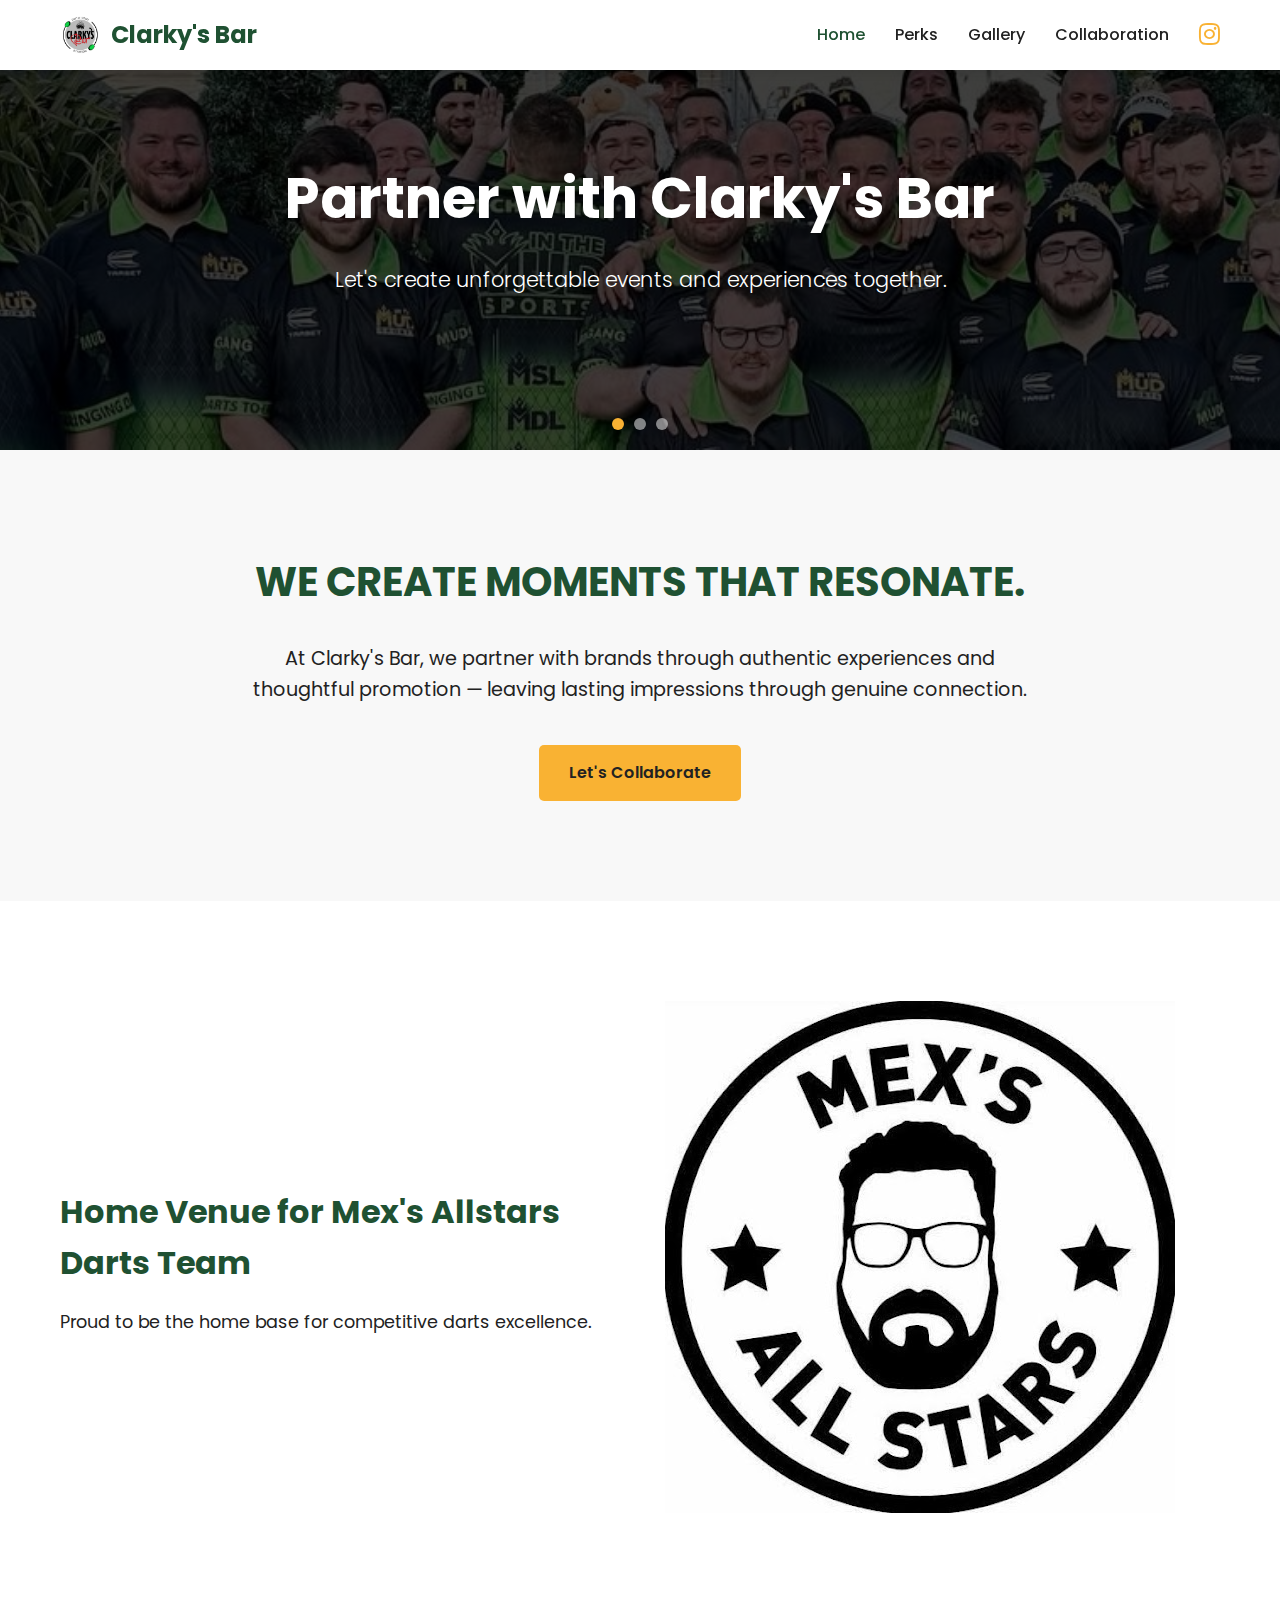
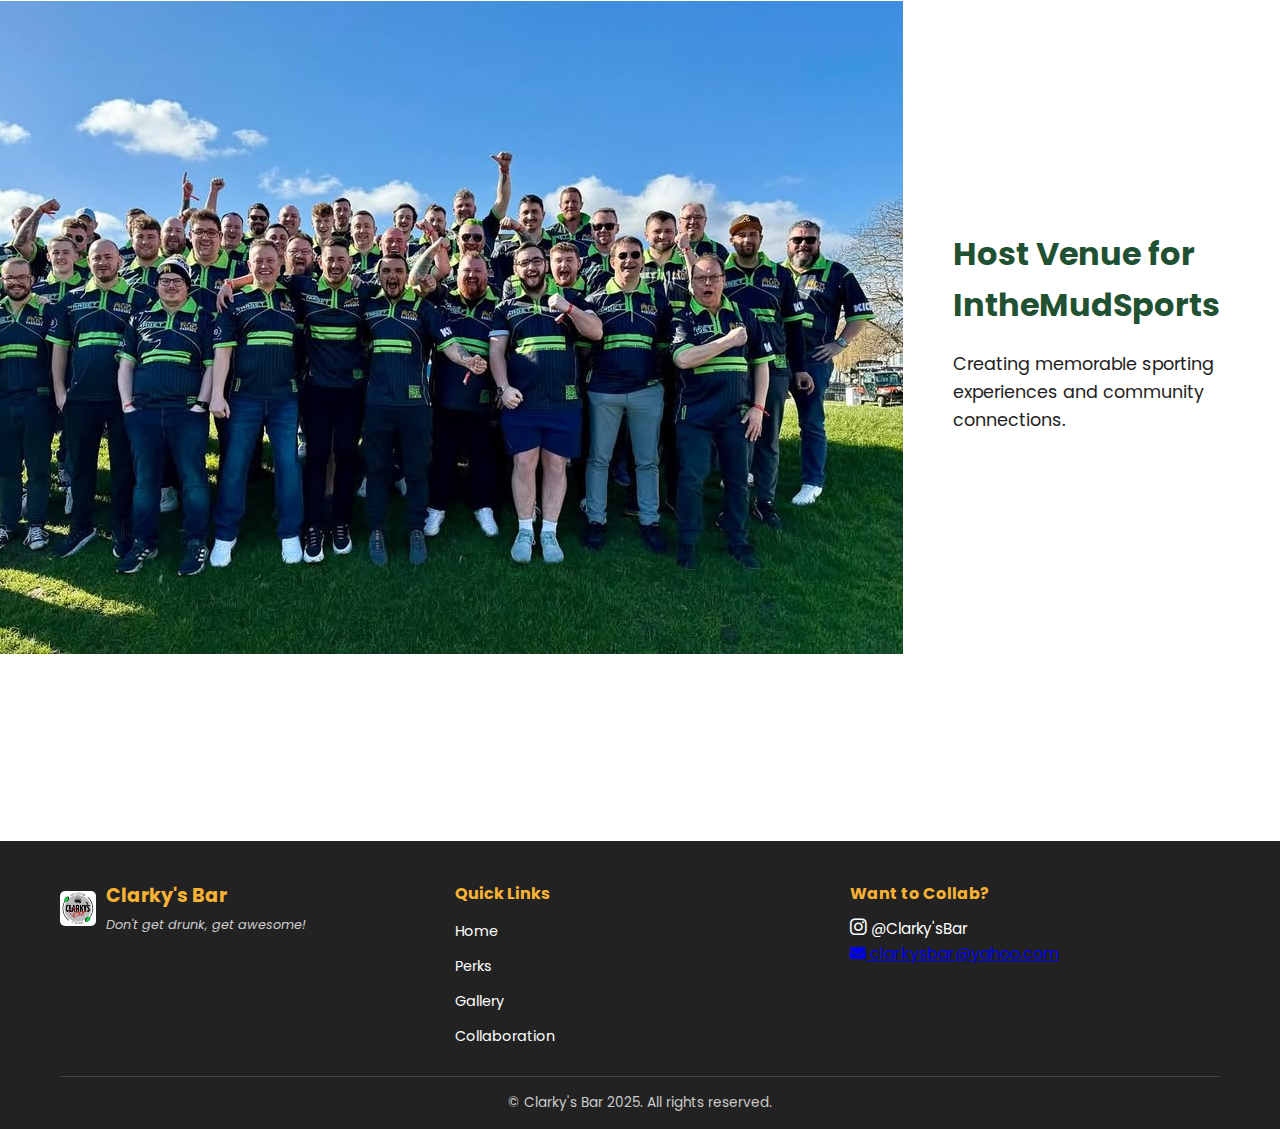
<file: index.html>
<!DOCTYPE html>
<html lang="en">
<head>
    <meta charset="UTF-8">
    <meta name="viewport" content="width=device-width, initial-scale=1.0">
    <title>Clarky's Bar - Don't get drunk, get awesome!</title>
    <link href="https://fonts.googleapis.com/css2?family=Poppins:wght@300;400;600;700&display=swap" rel="stylesheet">
    <link rel="stylesheet" href="https://cdnjs.cloudflare.com/ajax/libs/font-awesome/6.0.0/css/all.min.css">
    <link rel="stylesheet" href="styles.css">
</head>
<body>
    <!-- Navigation Bar -->
    <nav class="navbar">
        <div class="nav-container">
            <div class="nav-logo">
                <img src="assets/logo.jpg" alt="Clarky's Bar Logo" class="logo-img">
                <h2>Clarky's Bar</h2>
            </div>
            <ul class="nav-menu">
                <li><a href="#home" class="nav-link active">Home</a></li>
                <li><a href="offer.html" class="nav-link">Perks</a></li>
                <li><a href="gallery.html" class="nav-link">Gallery</a></li>
                <li><a href="collaboration.html" class="nav-link">Collaboration</a></li>
                <li><a href="https://www.instagram.com/clarkys_bar/" target="_blank" class="nav-link instagram-icon"><i class="fab fa-instagram"></i></a></li>
            </ul>
            <div class="hamburger">
                <span></span>
                <span></span>
                <span></span>
            </div>
        </div>
    </nav>

    <!-- Hero Section -->
    <section class="hero" id="home">
        <div class="hero-slider">
            <div class="hero-slide active"></div>
            <div class="hero-slide"></div>
            <div class="hero-slide"></div>
        </div>
        <div class="hero-overlay"></div>
        <div class="hero-content">
            <h1>Partner with Clarky's Bar</h1>
            <p>Let's create unforgettable events and experiences together.</p>
        </div>
        <div class="hero-dots">
            <span class="hero-dot active" data-slide="0"></span>
            <span class="hero-dot" data-slide="1"></span>
            <span class="hero-dot" data-slide="2"></span>
        </div>
    </section>

    <!-- Intro Section -->
    <section class="intro">
        <div class="container">
            <h2>WE CREATE MOMENTS THAT RESONATE.</h2>
            <p>At Clarky's Bar, we partner with brands through authentic experiences and thoughtful promotion — leaving lasting impressions through genuine connection.</p>
            <a href="https://www.instagram.com/clarkys_bar/" target="_blank" class="cta-button">Let's Collaborate</a>
        </div>
    </section>

    <!-- Highlights Section -->
    <section class="highlights">
        <div class="container">
            <div class="highlight-item">
                <div class="highlight-content">
                    <h3>Home Venue for Mex's Allstars Darts Team</h3>
                    <p>Proud to be the home base for competitive darts excellence.</p>
                </div>
                <div class="highlight-image">
                    <img src="assets/mexsallstars.jpg" alt="Mex's Allstars Darts Team" class="highlight-photo">
                </div>
            </div>
            <div class="highlight-item reverse">
                <div class="highlight-content">
                    <h3>Host Venue for IntheMudSports</h3>
                    <p>Creating memorable sporting experiences and community connections.</p>
                </div>
                <div class="highlight-image">
                    <div class="highlight-image">
                        <img src="assets/inthemudsports.jpg" alt="IntheMudSports Event" class="highlight-photo">
                    </div>
                </div>
            </div>
        </div>
    </section>

    <!-- Footer -->
    <footer class="footer">
        <div class="container">
            <div class="footer-content">
                <div class="footer-section">
                    <div class="footer-logo">
                        <img src="assets/logo.jpg" alt="Clarky's Bar Logo" class="footer-logo-img">
                        <div class="footer-brand">
                            <h3>Clarky's Bar</h3>
                            <p class="footer-tagline">Don't get drunk, get awesome!</p>
                        </div>
                    </div>
                </div>
                <div class="footer-section">
                    <h4>Quick Links</h4>
                    <div class="footer-links">
                        <a href="#home">Home</a>
                        <a href="offer.html">Perks</a>
                        <a href="gallery.html">Gallery</a>
                        <a href="collaboration.html">Collaboration</a>
                    </div>
                </div>
                <div class="footer-section">
                    <h4>Want to Collab?</h4>
                    <a href="https://www.instagram.com/clarkys_bar/" target="_blank" class="instagram-link">
                        <i class="fab fa-instagram"></i> @Clarky'sBar
                    </a>
                    <a href="mailto:clarkysbar@yahoo.com" class="email-link">
                        <i class="fas fa-envelope"></i> clarkysbar@yahoo.com
                    </a>
                </div>
            </div>
            <div class="footer-bottom">
                <p>&copy; Clarky's Bar 2025. All rights reserved.</p>
            </div>
        </div>
    </footer>

    <script src="script.js"></script>
</body>
</html>
</file>
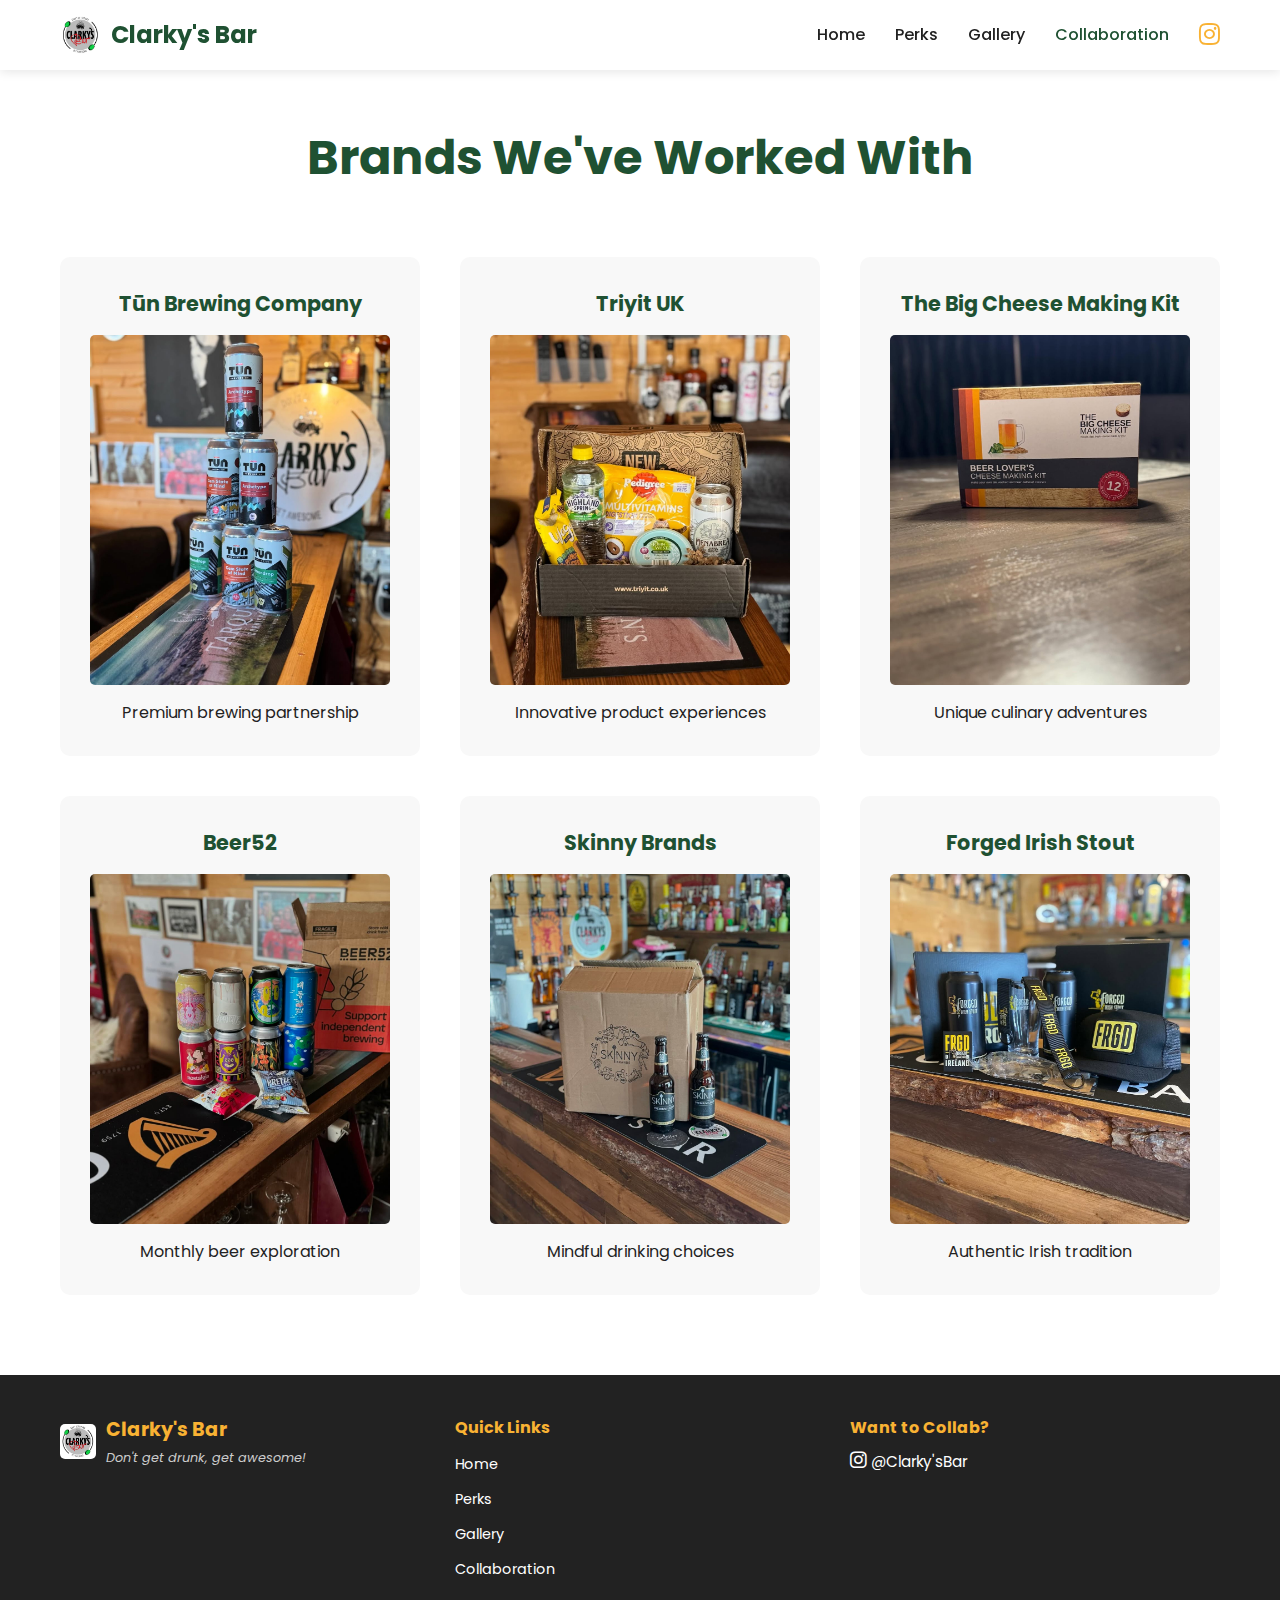
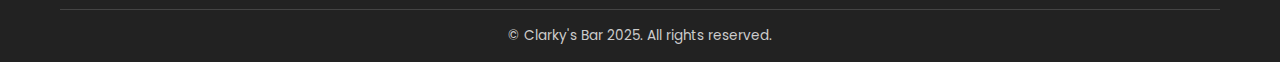
<file: collaboration.html>
<!DOCTYPE html>
<html lang="en">
<head>
    <meta charset="UTF-8">
    <meta name="viewport" content="width=device-width, initial-scale=1.0">
    <title>Collaborations - Clarky's Bar</title>
    <link href="https://fonts.googleapis.com/css2?family=Poppins:wght@300;400;600;700&display=swap" rel="stylesheet">
    <link rel="stylesheet" href="https://cdnjs.cloudflare.com/ajax/libs/font-awesome/6.0.0/css/all.min.css">
    <link rel="stylesheet" href="styles.css">
</head>
<body>
    <!-- Navigation Bar -->
    <nav class="navbar">
        <div class="nav-container">
            <div class="nav-logo">
                <img src="assets/logo.jpg" alt="Clarky's Bar Logo" class="logo-img">
                <h2>Clarky's Bar</h2>
            </div>
            <ul class="nav-menu">
                <li><a href="index.html" class="nav-link">Home</a></li>
                <li><a href="offer.html" class="nav-link">Perks</a></li>
                <li><a href="gallery.html" class="nav-link">Gallery</a></li>
                <li><a href="collaboration.html" class="nav-link active">Collaboration</a></li>
                <li><a href="https://www.instagram.com/clarkys_bar/" target="_blank" class="nav-link instagram-icon"><i class="fab fa-instagram"></i></a></li>
            </ul>
            <div class="hamburger">
                <span></span>
                <span></span>
                <span></span>
            </div>
        </div>
    </nav>

    <!-- Collaborations Section -->
    <section class="collaboration-page">
        <div class="container">
            <h1>Brands We've Worked With</h1>
            <div class="collaboration-grid">
                <div class="collaboration-item">
                    <div class="brand-logo">Tūn Brewing Company</div>
                    <img src="assets/collab (6).jpg" alt="Craft Beer Excellence" class="brand-image">
                    <p>Premium brewing partnership</p>
                </div>
                <div class="collaboration-item">
                    <div class="brand-logo">Triyit UK</div>
                    <img src="assets/collab (1).jpg" alt="Product Showcase" class="brand-image">
                    <p>Innovative product experiences</p>
                </div>
                <div class="collaboration-item">
                    <div class="brand-logo">The Big Cheese Making Kit</div>
                    <img src="assets/collab (5).jpg" alt="Artisan Experience" class="brand-image">
                    <p>Unique culinary adventures</p>
                </div>
                <div class="collaboration-item">
                    <div class="brand-logo">Beer52</div>
                    <img src="assets/collab (4).jpg" alt="Craft Beer Discovery" class="brand-image">
                    <p>Monthly beer exploration</p>
                </div>
                <div class="collaboration-item">
                    <div class="brand-logo">Skinny Brands</div>
                    <img src="assets/collab (3).jpg" alt="Health-Conscious Options" class="brand-image">
                    <p>Mindful drinking choices</p>
                </div>
                <div class="collaboration-item">
                    <div class="brand-logo">Forged Irish Stout</div>
                    <img src="assets/collab (2).jpg" alt="Forged Irish Stout" class="brand-image">
                    <p>Authentic Irish tradition</p>
                </div>
            </div>
        </div>
    </section>

    <!-- Footer -->
    <footer class="footer">
        <div class="container">
            <div class="footer-content">
                <div class="footer-section">
                    <div class="footer-logo">
                        <img src="assets/logo.jpg" alt="Clarky's Bar Logo" class="footer-logo-img">
                        <div class="footer-brand">
                            <h3>Clarky's Bar</h3>
                            <p class="footer-tagline">Don't get drunk, get awesome!</p>
                        </div>
                    </div>
                </div>
                <div class="footer-section">
                    <h4>Quick Links</h4>
                    <div class="footer-links">
                        <a href="index.html">Home</a>
                        <a href="offer.html">Perks</a>
                        <a href="gallery.html">Gallery</a>
                        <a href="collaboration.html">Collaboration</a>
                    </div>
                </div>
                <div class="footer-section">
                    <h4>Want to Collab?</h4>
                    <a href="https://www.instagram.com/clarkys_bar/" target="_blank" class="instagram-link">
                        <i class="fab fa-instagram"></i> @Clarky'sBar
                    </a>
                </div>
            </div>
            <div class="footer-bottom">
                <p>&copy; Clarky's Bar 2025. All rights reserved.</p>
            </div>
        </div>
    </footer>

    <script src="script.js"></script>
</body>
</html>
</file>
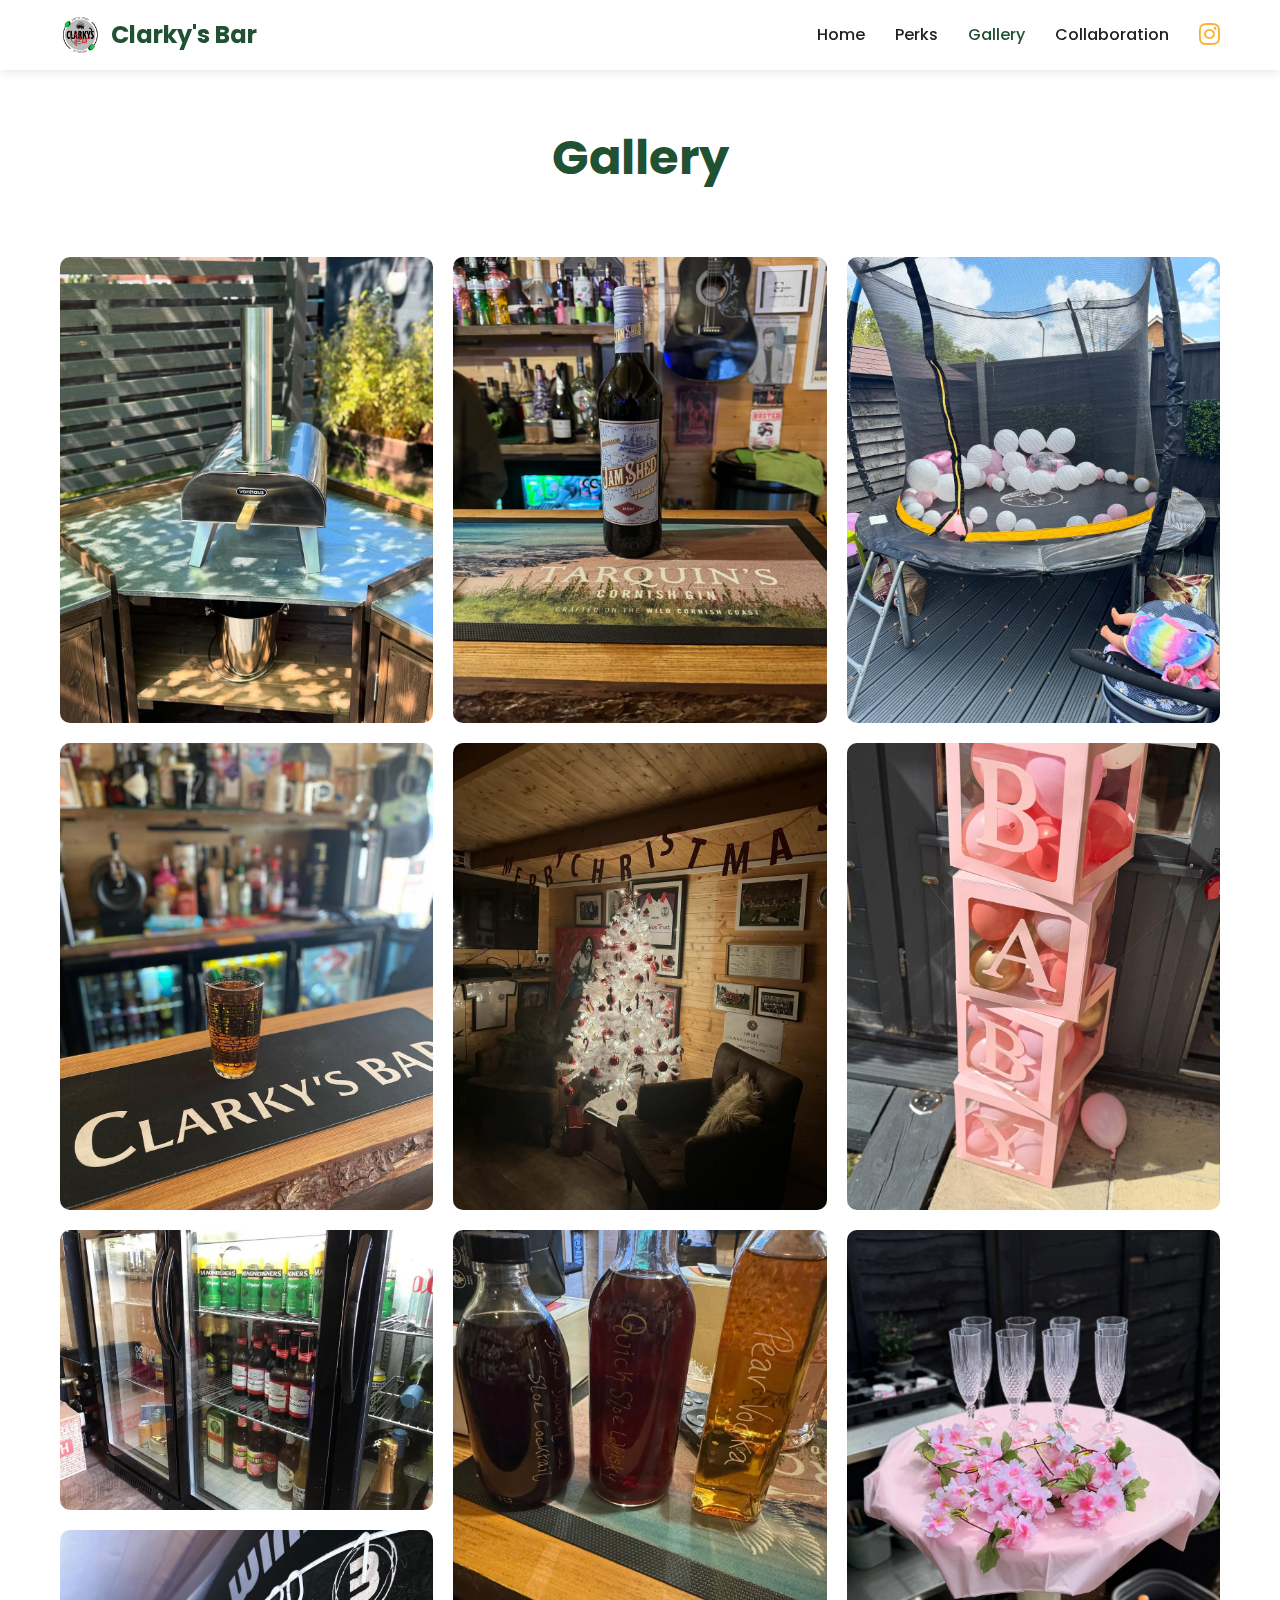
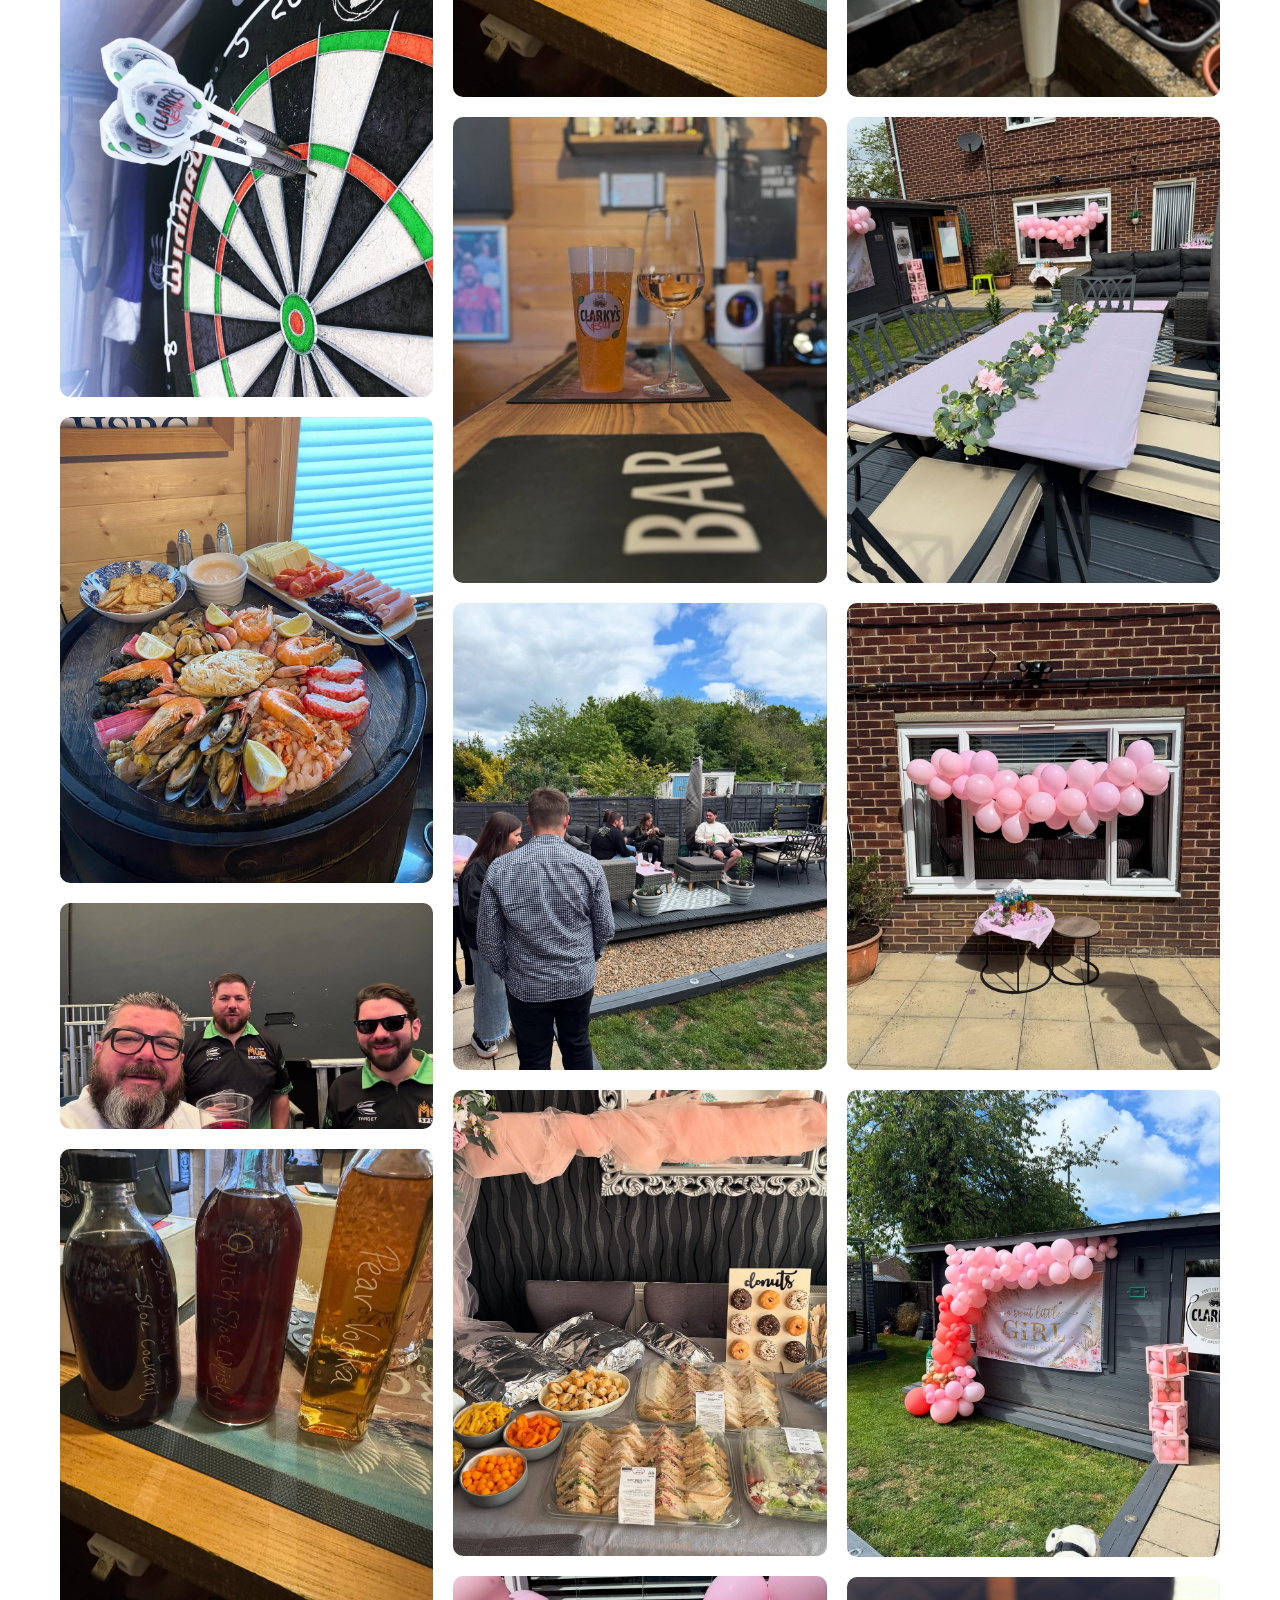
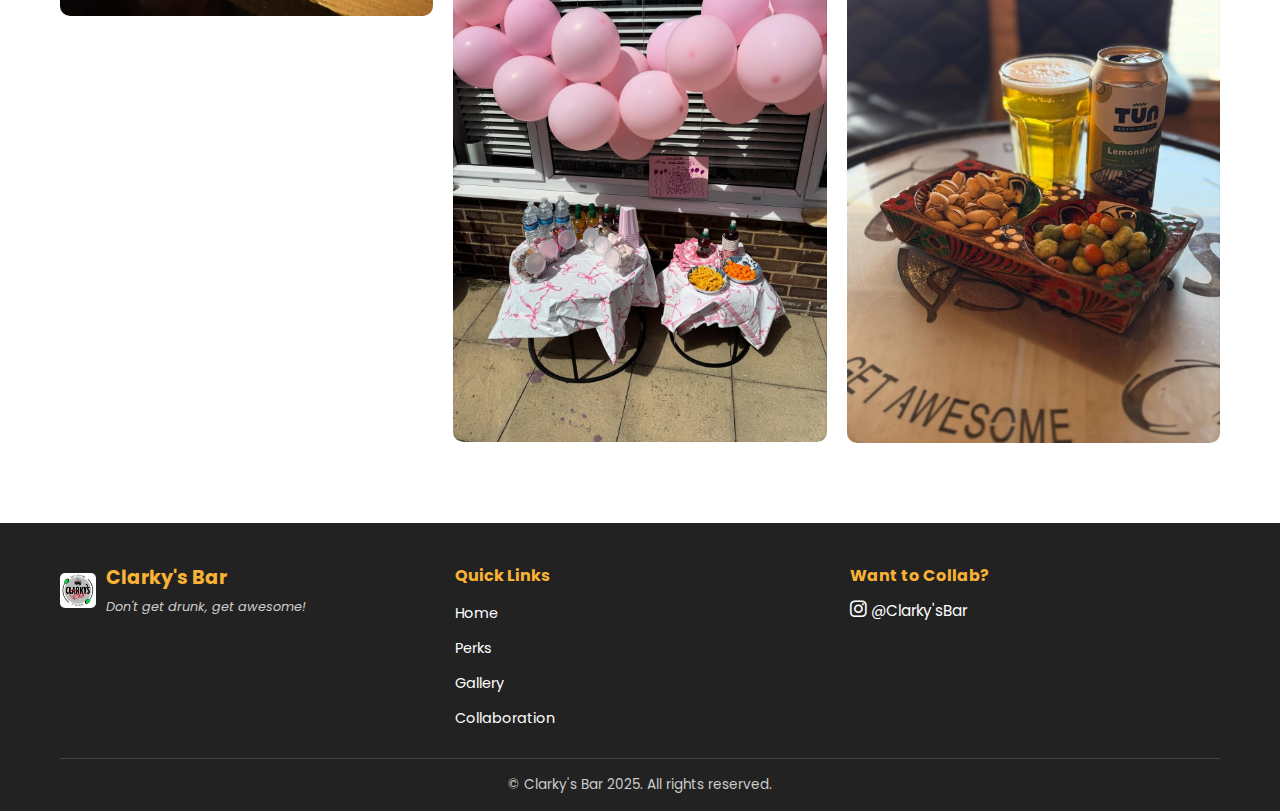
<file: gallery.html>
<!DOCTYPE html>
<html lang="en">
<head>
    <meta charset="UTF-8">
    <meta name="viewport" content="width=device-width, initial-scale=1.0">
    <title>Gallery - Clarky's Bar</title>
    <link href="https://fonts.googleapis.com/css2?family=Poppins:wght@300;400;600;700&display=swap" rel="stylesheet">
    <link rel="stylesheet" href="https://cdnjs.cloudflare.com/ajax/libs/font-awesome/6.0.0/css/all.min.css">
    <link rel="stylesheet" href="styles.css">
</head>
<body>
    <!-- Navigation Bar -->
    <nav class="navbar">
        <div class="nav-container">
            <div class="nav-logo">
                <img src="assets/logo.jpg" alt="Clarky's Bar Logo" class="logo-img">
                <h2>Clarky's Bar</h2>
            </div>
            <ul class="nav-menu">
                <li><a href="index.html" class="nav-link">Home</a></li>
                <li><a href="offer.html" class="nav-link">Perks</a></li>
                <li><a href="gallery.html" class="nav-link active">Gallery</a></li>
                <li><a href="collaboration.html" class="nav-link">Collaboration</a></li>
                <li><a href="https://www.instagram.com/clarkys_bar/" target="_blank" class="nav-link instagram-icon"><i class="fab fa-instagram"></i></a></li>
            </ul>
            <div class="hamburger">
                <span></span>
                <span></span>
                <span></span>
            </div>
        </div>
    </nav>

    <!-- Gallery Section -->
    <section class="gallery-page">
        <div class="container">
            <h1>Gallery</h1>
            <div class="gallery-grid">
                <img src="assets/gallery (1).jpg" alt="Gallery Image 1" class="gallery-item">
                <img src="assets/gallery (2).jpg" alt="Gallery Image 2" class="gallery-item">
                <img src="assets/gallery (3).jpg" alt="Gallery Image 3" class="gallery-item">
                <img src="assets/gallery (4).jpg" alt="Gallery Image 4" class="gallery-item">
                <img src="assets/gallery (5).jpg" alt="Gallery Image 5" class="gallery-item">
                <img src="assets/gallery (6).jpg" alt="Gallery Image 6" class="gallery-item">
                <img src="assets/gallery (7).jpg" alt="Gallery Image 7" class="gallery-item">
                <img src="assets/gallery (8).jpg" alt="Gallery Image 8" class="gallery-item">
                <img src="assets/gallery (9).jpg" alt="Gallery Image 9" class="gallery-item">
                <img src="assets/gallery (10).jpg" alt="Gallery Image 10" class="gallery-item">
                <img src="assets/gallery (11).jpg" alt="Gallery Image 11" class="gallery-item">
                <img src="assets/gallery (12).jpg" alt="Gallery Image 12" class="gallery-item">
                <img src="assets/gallery (13).jpg" alt="Gallery Image 13" class="gallery-item">
                <img src="assets/gallery (14).jpg" alt="Gallery Image 14" class="gallery-item">
                <img src="assets/gallery (15).jpg" alt="Gallery Image 15" class="gallery-item">
                <img src="assets/gallery (16).jpg" alt="Gallery Image 16" class="gallery-item">
                <img src="assets/gallery (17).jpg" alt="Gallery Image 17" class="gallery-item">
                <img src="assets/gallery (18).jpg" alt="Gallery Image 18" class="gallery-item">
                <img src="assets/gallery (19).jpg" alt="Gallery Image 19" class="gallery-item">
                <img src="assets/gallery (20).jpg" alt="Gallery Image 20" class="gallery-item">
                <img src="assets/gallery (21).jpg" alt="Gallery Image 21" class="gallery-item">
            </div>
        </div>
    </section>

    <!-- Footer -->
    <footer class="footer">
        <div class="container">
            <div class="footer-content">
                <div class="footer-section">
                    <div class="footer-logo">
                        <img src="assets/logo.jpg" alt="Clarky's Bar Logo" class="footer-logo-img">
                        <div class="footer-brand">
                            <h3>Clarky's Bar</h3>
                            <p class="footer-tagline">Don't get drunk, get awesome!</p>
                        </div>
                    </div>
                </div>
                <div class="footer-section">
                    <h4>Quick Links</h4>
                    <div class="footer-links">
                        <a href="index.html">Home</a>
                        <a href="offer.html">Perks</a>
                        <a href="gallery.html">Gallery</a>
                        <a href="collaboration.html">Collaboration</a>
                    </div>
                </div>
                <div class="footer-section">
                    <h4>Want to Collab?</h4>
                    <a href="https://www.instagram.com/clarkys_bar/" target="_blank" class="instagram-link">
                        <i class="fab fa-instagram"></i> @Clarky'sBar
                    </a>
                </div>
            </div>
            <div class="footer-bottom">
                <p>&copy; Clarky's Bar 2025. All rights reserved.</p>
            </div>
        </div>
    </footer>

    <script src="script.js"></script>
    <!-- Add this before closing body tag -->
    <div id="lightbox" class="lightbox">
        <span class="lightbox-close">&times;</span>
        <img class="lightbox-content" id="lightbox-img">
    </div>
</body>
</html>
</file>
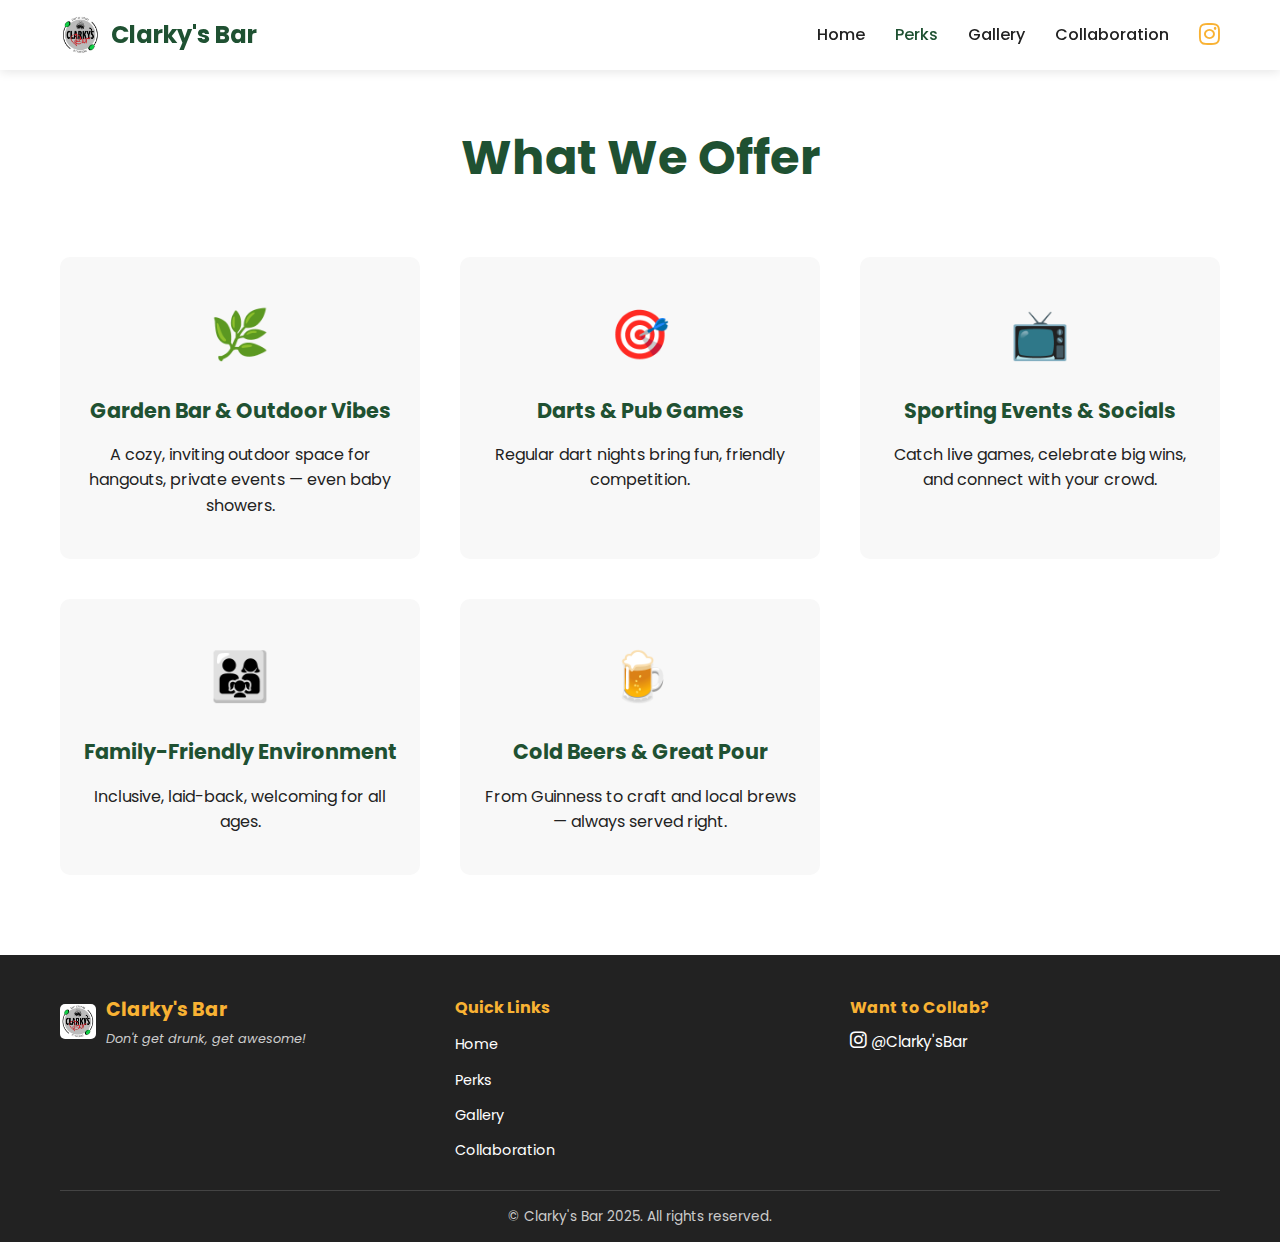
<file: offer.html>
<!DOCTYPE html>
<html lang="en">
<head>
    <meta charset="UTF-8">
    <meta name="viewport" content="width=device-width, initial-scale=1.0">
    <title>Offer - Clarky's Bar</title>
    <link href="https://fonts.googleapis.com/css2?family=Poppins:wght@300;400;600;700&display=swap" rel="stylesheet">
    <link rel="stylesheet" href="https://cdnjs.cloudflare.com/ajax/libs/font-awesome/6.0.0/css/all.min.css">
    <link rel="stylesheet" href="styles.css">
</head>
<body>
    <!-- Navigation Bar -->
    <nav class="navbar">
        <div class="nav-container">
            <div class="nav-logo">
                <img src="assets/logo.jpg" alt="Clarky's Bar Logo" class="logo-img">
                <h2>Clarky's Bar</h2>
            </div>
            <ul class="nav-menu">
                <li><a href="index.html" class="nav-link">Home</a></li>
                <li><a href="offer.html" class="nav-link active">Perks</a></li>
                <li><a href="gallery.html" class="nav-link">Gallery</a></li>
                <li><a href="collaboration.html" class="nav-link">Collaboration</a></li>
                <li><a href="https://www.instagram.com/clarkys_bar/" target="_blank" class="nav-link instagram-icon"><i class="fab fa-instagram"></i></a></li>
            </ul>
            <div class="hamburger">
                <span></span>
                <span></span>
                <span></span>
            </div>
        </div>
    </nav>

    <!-- Offer Section -->
    <section class="offer-page">
        <div class="container">
            <h1>What We Offer</h1>
            <div class="offer-grid">
                <div class="offer-item">
                    <div class="offer-icon">🌿</div>
                    <h3>Garden Bar & Outdoor Vibes</h3>
                    <p>A cozy, inviting outdoor space for hangouts, private events — even baby showers.</p>
                </div>
                <div class="offer-item">
                    <div class="offer-icon">🎯</div>
                    <h3>Darts & Pub Games</h3>
                    <p>Regular dart nights bring fun, friendly competition.</p>
                </div>
                <div class="offer-item">
                    <div class="offer-icon">📺</div>
                    <h3>Sporting Events & Socials</h3>
                    <p>Catch live games, celebrate big wins, and connect with your crowd.</p>
                </div>
                <div class="offer-item">
                    <div class="offer-icon">👨‍👩‍👧</div>
                    <h3>Family-Friendly Environment</h3>
                    <p>Inclusive, laid-back, welcoming for all ages.</p>
                </div>
                <div class="offer-item">
                    <div class="offer-icon">🍺</div>
                    <h3>Cold Beers & Great Pour</h3>
                    <p>From Guinness to craft and local brews — always served right.</p>
                </div>
            </div>
        </div>
    </section>

    <!-- Footer -->
    <footer class="footer">
        <div class="container">
            <div class="footer-content">
                <div class="footer-section">
                    <div class="footer-logo">
                        <img src="assets/logo.jpg" alt="Clarky's Bar Logo" class="footer-logo-img">
                        <div class="footer-brand">
                            <h3>Clarky's Bar</h3>
                            <p class="footer-tagline">Don't get drunk, get awesome!</p>
                        </div>
                    </div>
                </div>
                <div class="footer-section">
                    <h4>Quick Links</h4>
                    <div class="footer-links">
                        <a href="index.html">Home</a>
                        <a href="offer.html">Perks</a>
                        <a href="gallery.html">Gallery</a>
                        <a href="collaboration.html">Collaboration</a>
                    </div>
                </div>
                <div class="footer-section">
                    <h4>Want to Collab?</h4>
                    <a href="https://www.instagram.com/clarkys_bar/" target="_blank" class="instagram-link">
                        <i class="fab fa-instagram"></i> @Clarky'sBar
                    </a>
                </div>
            </div>
            <div class="footer-bottom">
                <p>&copy; Clarky's Bar 2025. All rights reserved.</p>
            </div>
        </div>
    </footer>

    <script src="script.js"></script>
</body>
</html>
</file>
<file: styles.css>
* {
    margin: 0;
    padding: 0;
    box-sizing: border-box;
}

body {
    font-family: 'Poppins', sans-serif;
    line-height: 1.6;
    color: #222222;
    background-color: #ffffff;
}

.container {
    max-width: 1200px;
    margin: 0 auto;
    padding: 0 20px;
}

/* Navigation */
.navbar {
    background-color: #ffffff;
    box-shadow: 0 2px 10px rgba(0,0,0,0.1);
    position: fixed;
    top: 0;
    width: 100%;
    z-index: 1000;
}

.nav-container {
    max-width: 1200px;
    margin: 0 auto;
    padding: 0 20px;
    display: flex;
    justify-content: space-between;
    align-items: center;
    height: 70px;
}

.nav-logo {
    display: flex;
    align-items: center;
    gap: 10px;
}

.logo-img {
    height: 40px;
    width: auto;
    border-radius: 5px;
}

.nav-logo h2 {
    color: #1f5132;
    font-weight: 700;
}

.nav-menu {
    display: flex;
    list-style: none;
    gap: 30px;
    align-items: center;
}

.nav-link {
    text-decoration: none;
    color: #222222;
    font-weight: 500;
    transition: color 0.3s ease;
}

.nav-link:hover,
.nav-link.active {
    color: #1f5132;
}

.instagram-icon {
    font-size: 1.5em;
    color: #f9b233 !important;
}

.instagram-icon:hover {
    color: #e6a02f !important;
}

.hamburger {
    display: none;
    flex-direction: column;
    cursor: pointer;
}

.hamburger span {
    width: 25px;
    height: 3px;
    background-color: #1f5132;
    margin: 3px 0;
    transition: 0.3s;
}

.hamburger.active span:nth-child(1) {
    transform: rotate(-45deg) translate(-5px, 6px);
}

.hamburger.active span:nth-child(2) {
    opacity: 0;
}

.hamburger.active span:nth-child(3) {
    transform: rotate(45deg) translate(-5px, -6px);
}

/* Responsive Design */
@media (max-width: 768px) {
    .hamburger {
        display: flex;
    }
    
    .nav-menu {
        position: fixed;
        left: -100%;
        top: 70px;
        flex-direction: column;
        background-color: white;
        width: 100%;
        text-align: center;
        transition: 0.3s;
        box-shadow: 0 10px 27px rgba(0,0,0,0.05);
        padding: 20px 0;
        gap: 15px;
    }
    
    .nav-menu.active {
        left: 0;
    }
    
    .nav-link {
        padding: 10px 0;
        display: block;
        width: 100%;
    }
}

/* Hero Section with Slider */
.hero {
    height: 50vh; /* Half viewport height */
    background-size: cover;
    background-position: center;
    display: flex;
    align-items: center;
    justify-content: center;
    text-align: center;
    color: white;
    position: relative;
    overflow: hidden;
}

.hero-slider {
    position: absolute;
    top: 0;
    left: 0;
    width: 100%;
    height: 100%;
    z-index: 1;
}

.hero-slide {
    position: absolute;
    top: 0;
    left: 0;
    width: 100%;
    height: 100%;
    background-size: cover;
    background-position: top center; /* Changed from 'center' to 'top center' */
    opacity: 0;
    transition: opacity 1s ease-in-out;
}

.hero-slide.active {
    opacity: 1;
}

.hero-slide:nth-child(1) {
    background-image: linear-gradient(rgba(0,0,0,0.5), rgba(0,0,0,0.5)), url('assets/slider (3).jpg');
}

.hero-slide:nth-child(2) {
    background-image: linear-gradient(rgba(0,0,0,0.5), rgba(0,0,0,0.5)), url('assets/slider (2).jpg');
}

.hero-slide:nth-child(3) {
    background-image: linear-gradient(rgba(0,0,0,0.5), rgba(0,0,0,0.5)), url('assets/slider (1).jpg');
}

.hero-overlay {
    position: absolute;
    top: 0;
    left: 0;
    width: 100%;
    height: 100%;
    background-color: rgba(0,0,0,0.3);
    z-index: 2;
}

.hero-content {
    position: relative;
    z-index: 3;
}

/* Navigation dots */
.hero-dots {
    position: absolute;
    bottom: 20px;
    left: 50%;
    transform: translateX(-50%);
    display: flex;
    gap: 10px;
    z-index: 4;
}

.hero-dot {
    width: 12px;
    height: 12px;
    border-radius: 50%;
    background-color: rgba(255, 255, 255, 0.5);
    cursor: pointer;
    transition: background-color 0.3s ease;
}

.hero-dot.active {
    background-color: #f9b233;
}

.hero-overlay {
    position: absolute;
    top: 0;
    left: 0;
    width: 100%;
    height: 100%;
    background-color: rgba(0,0,0,0.5);
}

.hero-content {
    position: relative;
    z-index: 2;
}

.hero h1 {
    font-size: 3.5rem;
    font-weight: 700;
    margin-bottom: 20px;
}

.hero p {
    font-size: 1.3rem;
    font-weight: 300;
}

/* Intro Section */
.intro {
    padding: 100px 0;
    text-align: center;
    background-color: #f8f8f8;
}

.intro h2 {
    font-size: 2.5rem;
    font-weight: 700;
    color: #1f5132;
    margin-bottom: 30px;
}

.intro p {
    font-size: 1.2rem;
    margin-bottom: 40px;
    max-width: 800px;
    margin-left: auto;
    margin-right: auto;
}

.cta-button {
    display: inline-block;
    background-color: #f9b233;
    color: #222222;
    padding: 15px 30px;
    text-decoration: none;
    border-radius: 5px;
    font-weight: 600;
    transition: background-color 0.3s ease;
}

.cta-button:hover {
    background-color: #e6a02e;
}

/* Highlights Section */
.highlights {
    padding: 100px 0;
}

.highlight-item {
    display: flex;
    align-items: center;
    margin-bottom: 80px;
    gap: 50px;
}

.highlight-item.reverse {
    flex-direction: row-reverse;
}

.highlight-content {
    flex: 1;
}

.highlight-content h3 {
    font-size: 2rem;
    color: #1f5132;
    margin-bottom: 20px;
}

.highlight-content p {
    font-size: 1.1rem;
}

.highlight-image {
    flex: 1;
}

.placeholder-image {
    background-color: #1f5132;
    color: white;
    height: 300px;
    display: flex;
    align-items: center;
    justify-content: center;
    border-radius: 10px;
    font-size: 1.2rem;
}

/* Offer Page */
.offer-page {
    padding: 120px 0 80px;
}

.offer-page h1 {
    text-align: center;
    font-size: 3rem;
    color: #1f5132;
    margin-bottom: 60px;
}

.offer-grid {
    display: grid;
    grid-template-columns: repeat(auto-fit, minmax(300px, 1fr));
    gap: 40px;
}

.offer-item {
    text-align: center;
    padding: 40px 20px;
    background-color: #f8f8f8;
    border-radius: 10px;
    transition: transform 0.3s ease;
}

.offer-item:hover {
    transform: translateY(-5px);
}

.offer-icon {
    font-size: 3rem;
    margin-bottom: 20px;
}

.offer-item h3 {
    color: #1f5132;
    margin-bottom: 15px;
    font-size: 1.3rem;
}

/* Gallery Page */
.gallery-page {
    padding: 120px 0 80px;
}

.gallery-page h1 {
    text-align: center;
    font-size: 3rem;
    color: #1f5132;
    margin-bottom: 60px;
}

.gallery-grid {
    column-count: 3;
    column-gap: 20px;
    column-fill: balance;
}

@media (max-width: 768px) {
    .gallery-grid {
        column-count: 2;
    }
}

@media (max-width: 480px) {
    .gallery-grid {
        column-count: 1;
    }
}

.gallery-item {
    width: 100%;
    height: auto;
    object-fit: cover;
    border-radius: 10px;
    margin-bottom: 20px;
    break-inside: avoid;
    transition: transform 0.3s ease;
    cursor: pointer;
    display: block;
}

.gallery-item:hover {
    transform: scale(1.02);
}

/* Collaboration Page */
.collaboration-page {
    padding: 120px 0 80px;
}

.collaboration-page h1 {
    text-align: center;
    font-size: 3rem;
    color: #1f5132;
    margin-bottom: 60px;
}

.collaboration-grid {
    display: grid;
    grid-template-columns: repeat(auto-fit, minmax(300px, 1fr));
    gap: 40px;
}

.collaboration-item {
    background-color: #f8f8f8;
    padding: 30px;
    border-radius: 10px;
    text-align: center;
    transition: transform 0.3s ease;
}

.collaboration-item:hover {
    transform: translateY(-5px);
}

.brand-logo {
    font-size: 1.3rem;
    font-weight: 700;
    color: #1f5132;
    margin-bottom: 15px;
}

.brand-image {
    width: 100%;
    height: 350px;
    object-fit: cover;
    border-radius: 5px;
    margin-bottom: 15px;
    display: block;
}

/* Footer */
.footer {
    background-color: #222222;
    color: white;
    padding: 40px 0 15px;
}

.footer-content {
    display: grid;
    grid-template-columns: repeat(auto-fit, minmax(200px, 1fr));
    gap: 25px;
    margin-bottom: 25px;
}

.footer-section h3 {
    color: #f9b233;
    margin-bottom: 3px;
    font-size: 1.2rem;
}

.footer-section h4 {
    color: #f9b233;
    margin-bottom: 10px;
    font-size: 1rem;
}

.footer-logo {
    display: flex;
    align-items: center;
    gap: 10px;
}

.footer-logo-img {
    height: 35px;
    width: auto;
    border-radius: 5px;
}

.footer-brand {
    display: flex;
    flex-direction: column;
}

.footer-tagline {
    color: #ccc;
    font-size: 0.8rem;
    font-style: italic;
    margin: 0;
}

.footer-links {
    display: flex;
    flex-direction: column;
    gap: 6px;
}

.footer-links a {
    color: white;
    text-decoration: none;
    transition: color 0.3s ease;
    padding: 3px 0;
    font-size: 0.9rem;
}

.footer-links a:hover {
    color: #f9b233;
}

.instagram-link {
    display: block;
    align-items: center;
    gap: 8px;
    color: white;
    text-decoration: none;
    font-size: 0.95rem;
    transition: color 0.3s ease;
}

.instagram-link:hover {
    color: #f9b233;
}

.instagram-link i {
    font-size: 1.2rem;
}

.footer-bottom {
    text-align: center;
    padding-top: 15px;
    border-top: 1px solid #444;
    color: #ccc;
    font-size: 0.85rem;
}

/* Responsive Design */
@media (max-width: 768px) {
    .footer {
        padding: 30px 0 10px;
    }
    
    .footer-content {
        grid-template-columns: 1fr;
        text-align: center;
        gap: 20px;
        margin-bottom: 20px;
    }
    
    .footer-logo {
        justify-content: center;
    }
    
    .footer-links {
        align-items: center;
    }
    
    .footer-bottom {
        padding-top: 10px;
    }
}

/* Logo styling */
.nav-logo {
    display: flex;
    align-items: center;
    gap: 10px;
}

.logo-img {
    height: 40px;
    width: auto;
    border-radius: 5px;
}

/* Responsive Design for Highlights Section */
@media (max-width: 768px) {
    .highlights {
        padding: 60px 0;
    }
    
    .highlight-item {
        flex-direction: column;
        margin-bottom: 60px;
        gap: 30px;
        text-align: center;
    }
    
    .highlight-item.reverse {
        flex-direction: column;
    }
    
    .highlight-content h3 {
        font-size: 1.5rem;
        margin-bottom: 15px;
    }
    
    .highlight-content p {
        font-size: 1rem;
    }
    
    .highlight-photo {
        max-height: 250px;
    }
}

@media (max-width: 480px) {
    .highlights {
        padding: 40px 0;
    }
    
    .highlight-item {
        margin-bottom: 40px;
        gap: 20px;
    }
    
    .highlight-content h3 {
        font-size: 1.3rem;
    }
    
    .highlight-content p {
        font-size: 0.95rem;
    }
    
    .highlight-photo {
        max-height: 200px;
    }
}

/* Remove placeholder styling */
.placeholder-image {
    display: none;
}

/* Lightbox Modal */
.lightbox {
    display: none;
    position: fixed;
    z-index: 9999;
    left: 0;
    top: 0;
    width: 100%;
    height: 100%;
    background-color: rgba(0, 0, 0, 0.9);
    cursor: pointer;
}

.lightbox-content {
    position: absolute;
    top: 50%;
    left: 50%;
    transform: translate(-50%, -50%);
    max-width: 90%;
    max-height: 90%;
    object-fit: contain;
}

.lightbox-close {
    position: absolute;
    top: 20px;
    right: 35px;
    color: #fff;
    font-size: 40px;
    font-weight: bold;
    cursor: pointer;
    z-index: 10000;
}

.lightbox-close:hover {
    opacity: 0.7;
}
</file>
